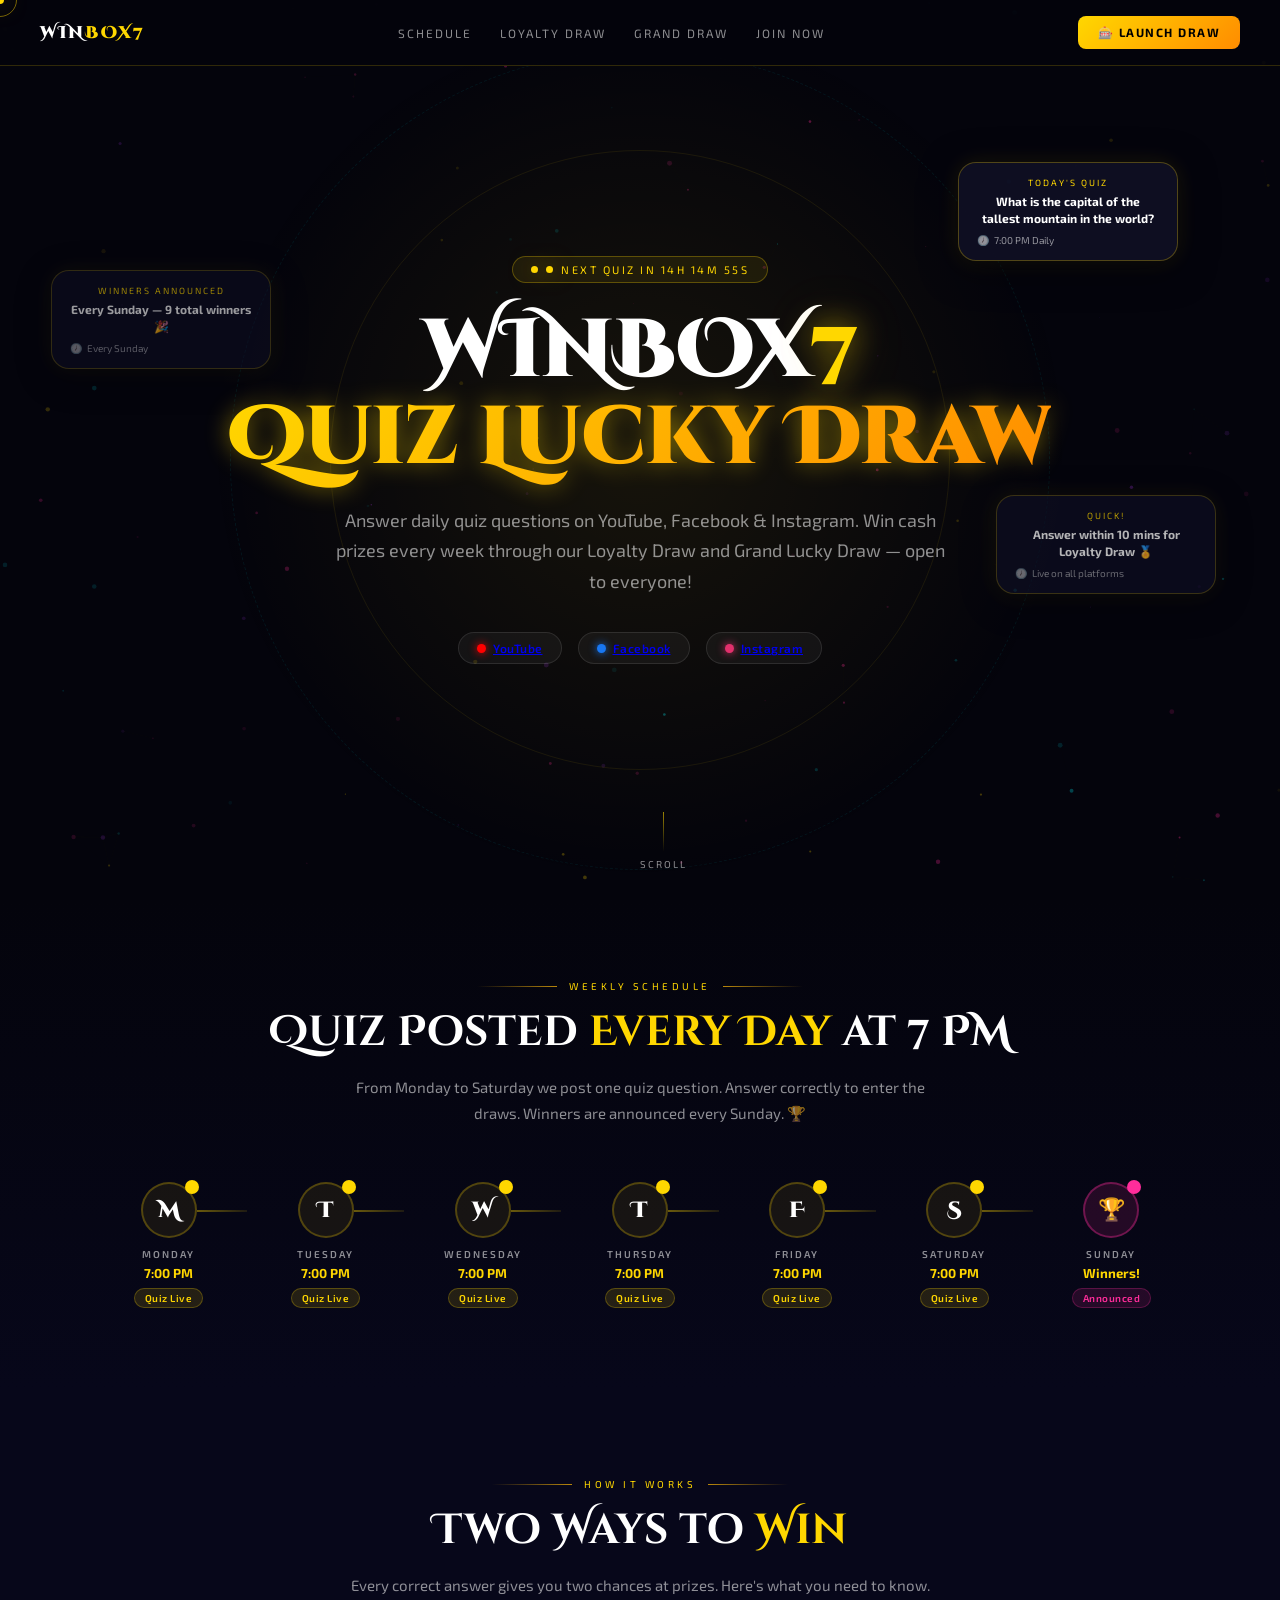
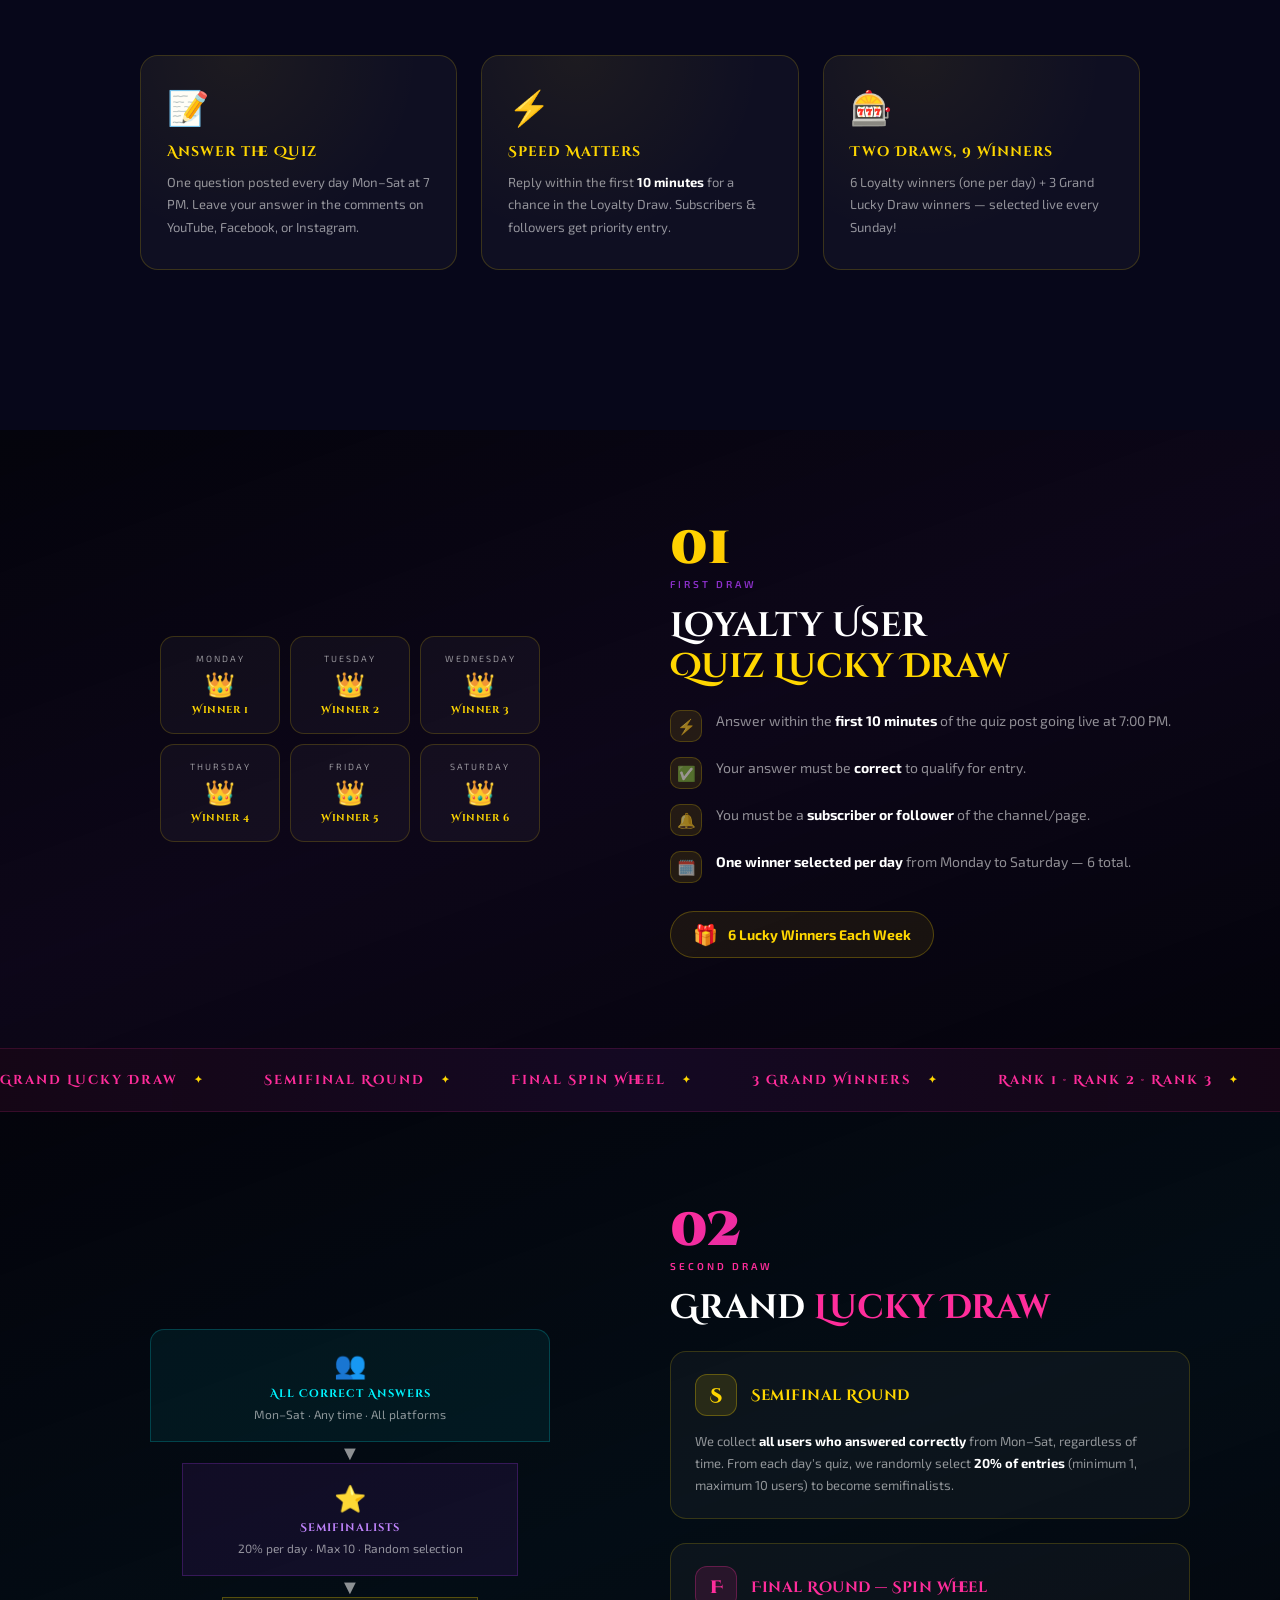
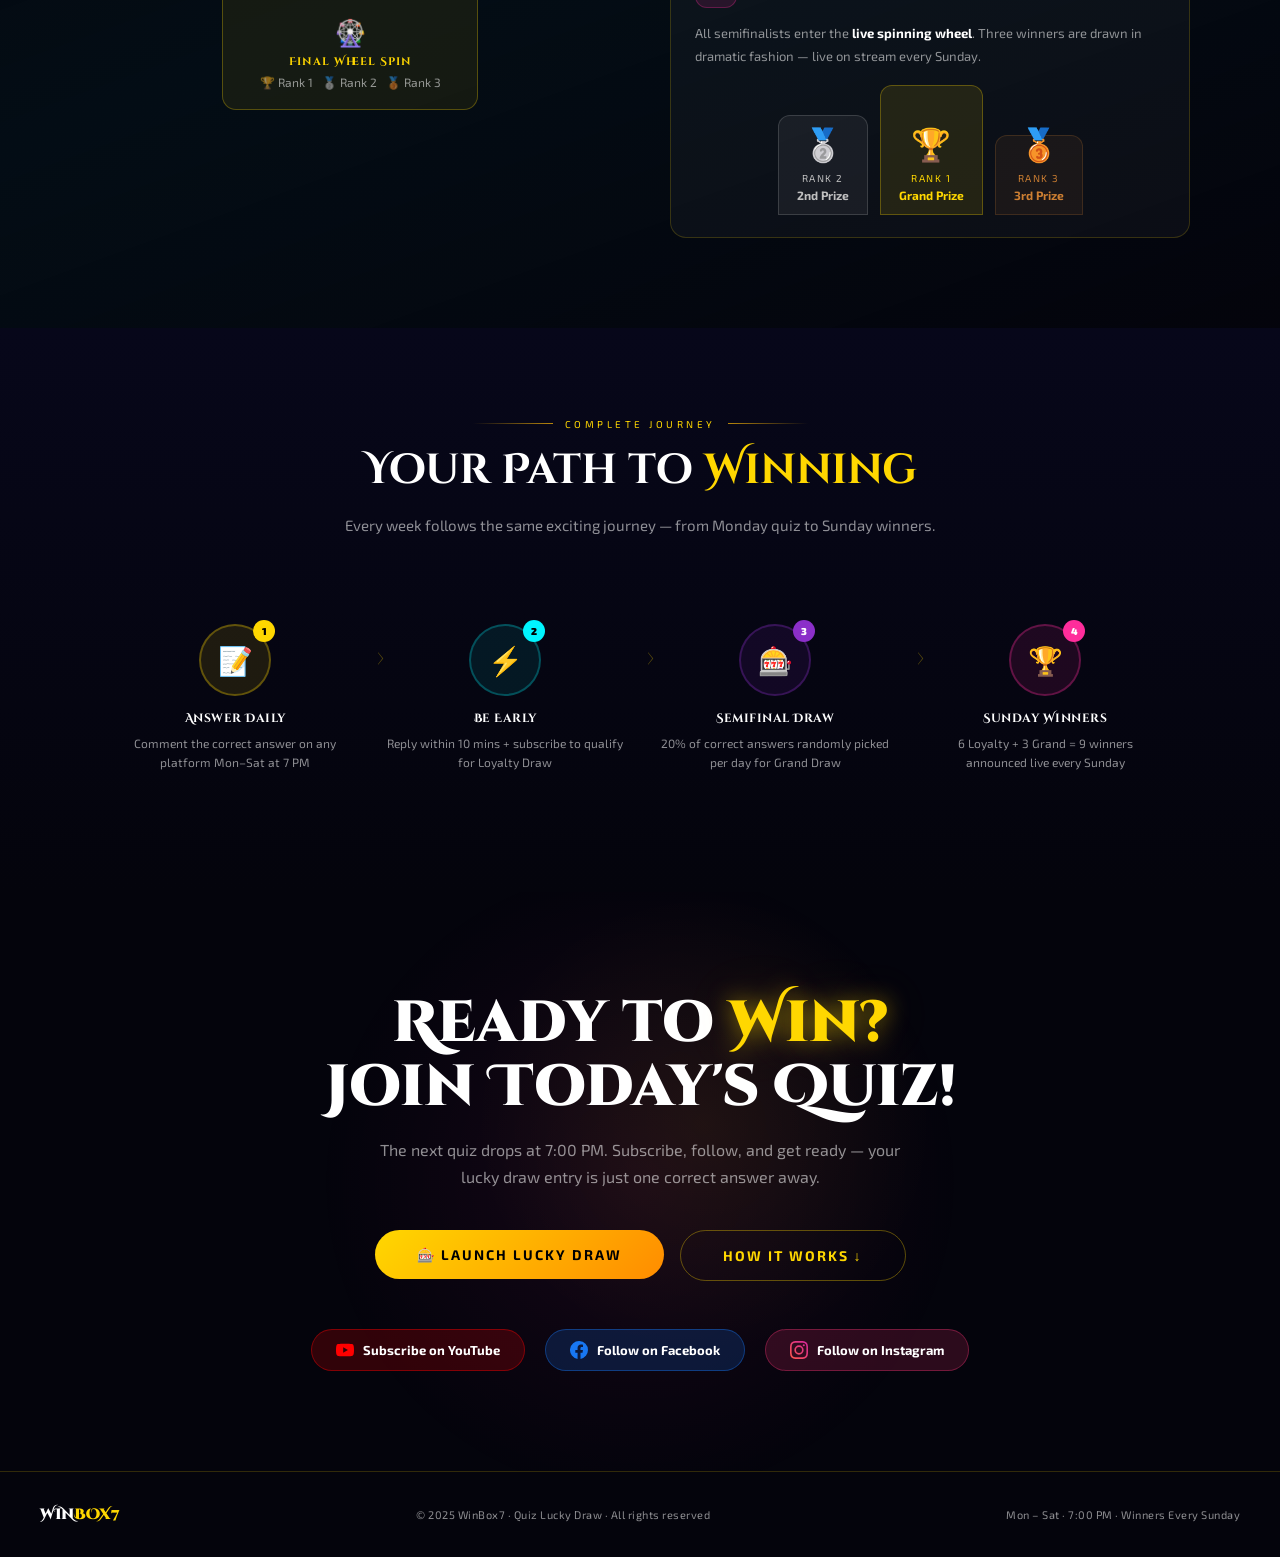
<file: index.html>
<!DOCTYPE html>
<html lang="en">
<head>
<meta charset="UTF-8"/>
<meta name="viewport" content="width=device-width,initial-scale=1.0"/>
<title>WinBox7 – Quiz Lucky Draw</title>
<link href="https://fonts.googleapis.com/css2?family=Cinzel+Decorative:wght@400;700;900&family=Exo+2:ital,wght@0,300;0,400;0,600;0,700;1,400&display=swap" rel="stylesheet"/>
<style>
/* ═══════════════════════════════════════════
   ROOT TOKENS
═══════════════════════════════════════════ */
:root{
  --bg:       #04040C;
  --bg2:      #07071A;
  --gold:     #FFD700;
  --gold2:    #FFA500;
  --gold3:    #B8860B;
  --pink:     #FF2D9B;
  --cyan:     #00F5FF;
  --purple:   #8B2FC9;
  --white:    #FFFFFF;
  --off:      rgba(255,255,255,0.55);
  --card:     rgba(255,255,255,0.035);
  --border:   rgba(255,215,0,0.18);
  --gGold:    linear-gradient(135deg,#FFD700,#FF8C00);
  --gPink:    linear-gradient(135deg,#FF2D9B,#8B2FC9);
  --gCyan:    linear-gradient(135deg,#00F5FF,#0080FF);
  --glowGold: 0 0 22px rgba(255,215,0,.5),0 0 55px rgba(255,215,0,.18);
  --glowPink: 0 0 22px rgba(255,45,155,.5),0 0 55px rgba(255,45,155,.18);
  --glowCyan: 0 0 22px rgba(0,245,255,.5),0 0 55px rgba(0,245,255,.18);
  --ff1:'Cinzel Decorative',serif;
  --ff2:'Exo 2',sans-serif;
}

*,*::before,*::after{box-sizing:border-box;margin:0;padding:0}
html{scroll-behavior:smooth}
body{
  font-family:var(--ff2);
  background:var(--bg);
  color:var(--white);
  overflow-x:hidden;
  cursor:none;
}

/* ── Custom cursor ── */
#cursor,#cursor-ring{
  position:fixed;border-radius:50%;
  pointer-events:none;z-index:9999;
  transform:translate(-50%,-50%);
  transition:opacity .3s;
}
#cursor{
  width:8px;height:8px;
  background:var(--gold);
  box-shadow:var(--glowGold);
}
#cursor-ring{
  width:34px;height:34px;
  border:1.5px solid rgba(255,215,0,.45);
  transition:transform .12s ease,width .2s,height .2s,border-color .2s;
}
body:hover #cursor{opacity:1}

/* ── Particle canvas ── */
#particle-canvas{
  position:fixed;inset:0;
  pointer-events:none;z-index:0;opacity:.7;
}

/* ── Section base ── */
section{position:relative;z-index:1}

/* ── Scroll reveal ── */
.reveal{
  opacity:0;transform:translateY(38px);
  transition:opacity .75s ease,transform .75s ease;
}
.reveal.visible{opacity:1;transform:none}

/* ══════════════════════════════════════════
   NAVBAR
══════════════════════════════════════════ */
nav{
  position:fixed;top:0;left:0;right:0;z-index:500;
  display:flex;align-items:center;justify-content:space-between;
  padding:0 40px;height:66px;
  background:rgba(4,4,12,.88);
  border-bottom:1px solid var(--border);
  backdrop-filter:blur(18px);
}
.nav-logo{
  font-family:var(--ff1);font-size:17px;
  font-weight:900;letter-spacing:2px;
  color:var(--white);
}
.nav-logo span{color:var(--gold)}
.nav-links{display:flex;gap:28px}
.nav-links a{
  font-size:12px;letter-spacing:2px;text-transform:uppercase;
  color:var(--off);text-decoration:none;
  transition:color .2s;
}
.nav-links a:hover{color:var(--gold)}
.nav-cta{
  background:var(--gGold);border:none;border-radius:8px;
  padding:9px 20px;font-family:var(--ff2);font-weight:700;
  font-size:12px;letter-spacing:1.5px;color:#000;
  cursor:none;transition:transform .2s,box-shadow .2s;
  text-transform:uppercase;
}
.nav-cta:hover{transform:scale(1.06);box-shadow:var(--glowGold)}
@media(max-width:680px){
  .nav-links{display:none}
  nav{padding:0 20px}
}

/* ══════════════════════════════════════════
   HERO
══════════════════════════════════════════ */
#hero{
  min-height:100vh;
  display:flex;flex-direction:column;
  align-items:center;justify-content:center;
  text-align:center;
  padding:80px 20px 60px;
  position:relative;overflow:hidden;
}

/* Radial ambient glow */
#hero::before{
  content:'';position:absolute;
  width:900px;height:900px;
  background:radial-gradient(circle,rgba(255,215,0,.08) 0%,transparent 68%);
  top:50%;left:50%;transform:translate(-50%,-50%);
  pointer-events:none;
  animation:heroGlow 6s ease-in-out infinite;
}
@keyframes heroGlow{
  0%,100%{opacity:.6;transform:translate(-50%,-50%) scale(1)}
  50%{opacity:1;transform:translate(-50%,-50%) scale(1.12)}
}

/* Rotating ring */
.hero-ring{
  position:absolute;
  border-radius:50%;pointer-events:none;
}
.hero-ring-1{
  width:620px;height:620px;
  border:1px solid rgba(255,215,0,.08);
  animation:spin 22s linear infinite;
}
.hero-ring-2{
  width:820px;height:820px;
  border:1px dashed rgba(0,245,255,.07);
  animation:spin 35s linear infinite reverse;
}
@keyframes spin{to{transform:rotate(360deg)}}

.hero-badge{
  display:inline-flex;align-items:center;gap:8px;
  background:rgba(255,215,0,.08);
  border:1px solid rgba(255,215,0,.28);
  border-radius:50px;padding:6px 18px;
  font-size:11px;letter-spacing:2.5px;
  text-transform:uppercase;color:var(--gold);
  margin-bottom:26px;
  animation:fadeUp .9s ease .2s both;
}
.hero-badge::before{
  content:'';width:7px;height:7px;
  background:var(--gold);border-radius:50%;
  box-shadow:var(--glowGold);
  animation:blink 1.4s ease-in-out infinite;
}
@keyframes blink{0%,100%{opacity:1}50%{opacity:.3}}

.hero-title{
  font-family:var(--ff1);
  font-size:clamp(32px,7vw,82px);
  font-weight:900;line-height:1.06;
  letter-spacing:-1px;
  animation:fadeUp .9s ease .35s both;
}
.hero-title .t-white{color:var(--white)}
.hero-title .t-gold{
  color:var(--gold);
  text-shadow:0 0 30px rgba(255,215,0,.55),0 0 60px rgba(255,215,0,.22);
}
.hero-title .t-shine{
  background:var(--gGold);
  -webkit-background-clip:text;-webkit-text-fill-color:transparent;
  background-clip:text;
  filter:drop-shadow(0 0 12px rgba(255,215,0,.45));
}

.hero-sub{
  font-size:clamp(14px,2vw,18px);
  color:var(--off);max-width:620px;line-height:1.7;
  margin:22px auto 0;
  animation:fadeUp .9s ease .5s both;
}

.hero-platforms{
  display:flex;align-items:center;gap:16px;
  margin-top:36px;flex-wrap:wrap;justify-content:center;
  animation:fadeUp .9s ease .65s both;
}
.plat-chip{
  display:flex;align-items:center;gap:7px;
  background:rgba(255,255,255,.045);
  border:1px solid rgba(255,255,255,.1);
  border-radius:50px;padding:8px 18px;
  font-size:12px;font-weight:600;letter-spacing:.5px;
  transition:transform .2s,box-shadow .2s;
}
.plat-chip:hover{transform:translateY(-3px)}
.plat-chip .dot{width:9px;height:9px;border-radius:50%}
.yt  .dot{background:#FF0000;box-shadow:0 0 8px #FF0000}
.fb  .dot{background:#1877F2;box-shadow:0 0 8px #1877F2}
.ig  .dot{background:#E1306C;box-shadow:0 0 8px #E1306C}

.hero-scroll{
  position:absolute;bottom:30px;left:50%;transform:translateX(-50%);
  display:flex;flex-direction:column;align-items:center;gap:6px;
  font-size:10px;letter-spacing:2px;color:var(--off);
  animation:fadeUp .9s ease .9s both;
}
.scroll-bar{
  width:1.5px;height:40px;
  background:linear-gradient(to bottom,rgba(255,215,0,.6),transparent);
  animation:scrollPulse 1.8s ease-in-out infinite;
}
@keyframes scrollPulse{0%,100%{opacity:.4;transform:scaleY(.6)}50%{opacity:1;transform:scaleY(1)}}
@keyframes fadeUp{from{opacity:0;transform:translateY(24px)}to{opacity:1;transform:none}}

/* ══════════════════════════════════════════
   SCHEDULE STRIP
══════════════════════════════════════════ */
#schedule{
  padding:80px 20px;
  background:linear-gradient(to bottom,var(--bg),var(--bg2));
}
.sec-eyebrow{
  text-align:center;
  font-size:10px;letter-spacing:3.5px;text-transform:uppercase;
  color:var(--gold);margin-bottom:12px;
  display:flex;align-items:center;justify-content:center;gap:12px;
}
.sec-eyebrow::before,.sec-eyebrow::after{
  content:'';flex:1;max-width:80px;height:1px;
  background:linear-gradient(to right,transparent,var(--gold3));
}
.sec-eyebrow::after{background:linear-gradient(to left,transparent,var(--gold3))}

.sec-title{
  font-family:var(--ff1);text-align:center;
  font-size:clamp(22px,4vw,42px);font-weight:700;
  margin-bottom:14px;
}
.sec-desc{
  text-align:center;color:var(--off);
  max-width:600px;margin:0 auto 56px;
  font-size:15px;line-height:1.7;
}

/* Timeline row */
.week-track{
  display:flex;align-items:flex-start;
  justify-content:center;gap:0;
  max-width:1100px;margin:0 auto;
  flex-wrap:wrap;
}

.day-node{
  display:flex;flex-direction:column;align-items:center;
  flex:1;min-width:120px;max-width:160px;
  position:relative;
}
/* Connector line between nodes */
.day-node:not(:last-child)::after{
  content:'';
  position:absolute;top:28px;left:calc(50% + 28px);right:0;
  height:2px;
  background:linear-gradient(to right,rgba(255,215,0,.4),rgba(255,215,0,.1));
  z-index:0;
}

.day-icon{
  width:56px;height:56px;border-radius:50%;
  display:flex;align-items:center;justify-content:center;
  font-size:22px;font-weight:900;
  font-family:var(--ff1);
  position:relative;z-index:1;
  border:2px solid rgba(255,215,0,.25);
  background:rgba(255,215,0,.07);
  transition:transform .3s,box-shadow .3s;
  cursor:default;
}
.day-node:hover .day-icon{
  transform:scale(1.18) translateY(-5px);
  box-shadow:var(--glowGold);
  border-color:var(--gold);
}
.day-node.is-sunday .day-icon{
  background:rgba(255,45,155,.12);
  border-color:rgba(255,45,155,.35);
}
.day-node.is-sunday:hover .day-icon{
  box-shadow:var(--glowPink);
  border-color:var(--pink);
}

.day-label{
  font-size:10px;letter-spacing:2px;
  text-transform:uppercase;color:var(--off);
  margin-top:10px;font-weight:600;
}
.day-time{
  font-size:13px;font-weight:700;
  color:var(--gold);margin-top:5px;
}
.day-tag{
  margin-top:7px;font-size:10px;
  padding:3px 10px;border-radius:50px;
  letter-spacing:.5px;font-weight:600;
}
.tag-quiz{background:rgba(255,215,0,.12);color:var(--gold);border:1px solid rgba(255,215,0,.25)}
.tag-win{background:rgba(255,45,155,.12);color:var(--pink);border:1px solid rgba(255,45,155,.25)}

/* Animated pulse dot on quiz days */
.day-pulse{
  position:absolute;top:-4px;right:-4px;
  width:14px;height:14px;border-radius:50%;
  background:var(--gold);
  animation:pulseDot 1.8s ease-in-out infinite;
}
@keyframes pulseDot{
  0%,100%{box-shadow:0 0 0 0 rgba(255,215,0,.6)}
  50%{box-shadow:0 0 0 8px rgba(255,215,0,0)}
}
.is-sunday .day-pulse{background:var(--pink);animation:pulseDotPink 1.8s ease-in-out infinite}
@keyframes pulseDotPink{
  0%,100%{box-shadow:0 0 0 0 rgba(255,45,155,.6)}
  50%{box-shadow:0 0 0 8px rgba(255,45,155,0)}
}

/* ══════════════════════════════════════════
   HOW IT WORKS — intro band
══════════════════════════════════════════ */
#how{padding:90px 20px;background:var(--bg2)}
.how-intro-grid{
  display:grid;grid-template-columns:1fr 1fr 1fr;
  gap:24px;max-width:1000px;margin:0 auto 70px;
}
@media(max-width:680px){.how-intro-grid{grid-template-columns:1fr}}

.info-card{
  background:var(--card);
  border:1px solid var(--border);
  border-radius:18px;padding:30px 26px;
  position:relative;overflow:hidden;
  transition:transform .3s,box-shadow .3s;
}
.info-card:hover{transform:translateY(-6px);box-shadow:0 20px 50px rgba(0,0,0,.4)}
.info-card::before{
  content:'';position:absolute;
  inset:0;border-radius:18px;
  background:radial-gradient(circle at 30% 0%,rgba(255,215,0,.06),transparent 60%);
  pointer-events:none;
}
.ic-icon{font-size:34px;margin-bottom:14px;display:block}
.ic-title{
  font-family:var(--ff1);font-size:14px;font-weight:700;
  color:var(--gold);letter-spacing:1px;margin-bottom:10px;
}
.ic-body{font-size:13px;color:var(--off);line-height:1.75}

/* ══════════════════════════════════════════
   DRAW 1 — LOYALTY
══════════════════════════════════════════ */
#loyalty{
  padding:90px 20px;
  background:linear-gradient(160deg,var(--bg) 0%,rgba(139,47,201,.07) 50%,var(--bg) 100%);
}

.draw-layout{
  display:grid;grid-template-columns:1fr 1fr;
  gap:60px;align-items:center;max-width:1100px;margin:0 auto;
}
@media(max-width:800px){.draw-layout{grid-template-columns:1fr;gap:40px}}
.draw-layout.flip{direction:rtl}
.draw-layout.flip > *{direction:ltr}

.draw-visual{display:flex;justify-content:center;align-items:center}

/* Loyalty visual — 6 winner cards stack */
.loyalty-stack{
  display:grid;
  grid-template-columns:repeat(3,1fr);
  gap:10px;width:100%;max-width:380px;
}
.lw-card{
  background:var(--card);
  border:1px solid var(--border);
  border-radius:14px;padding:16px 12px;
  text-align:center;
  transition:transform .3s,box-shadow .3s;
  animation:floatCard 4s ease-in-out infinite;
}
.lw-card:nth-child(2){animation-delay:.5s}
.lw-card:nth-child(3){animation-delay:1s}
.lw-card:nth-child(4){animation-delay:1.5s}
.lw-card:nth-child(5){animation-delay:2s}
.lw-card:nth-child(6){animation-delay:2.5s}
@keyframes floatCard{0%,100%{transform:translateY(0)}50%{transform:translateY(-7px)}}
.lw-card:hover{transform:translateY(-10px) scale(1.06);box-shadow:var(--glowGold)}

.lw-day{font-size:9px;letter-spacing:2px;text-transform:uppercase;color:var(--off);margin-bottom:5px}
.lw-crown{font-size:24px}
.lw-name{
  font-size:9.5px;font-weight:700;
  color:var(--gold);margin-top:5px;
  font-family:var(--ff1);letter-spacing:.5px;
}

.draw-copy{}
.draw-num{
  font-family:var(--ff1);font-size:54px;font-weight:900;
  line-height:1;
  background:var(--gGold);
  -webkit-background-clip:text;-webkit-text-fill-color:transparent;
  background-clip:text;
  margin-bottom:4px;
}
.draw-subtitle{
  font-size:10px;letter-spacing:3px;text-transform:uppercase;
  color:var(--purple);margin-bottom:16px;font-weight:600;
}
.draw-heading{
  font-family:var(--ff1);font-size:clamp(20px,3.5vw,34px);
  font-weight:700;line-height:1.2;margin-bottom:22px;
}

.rule-list{list-style:none;margin-bottom:28px;display:flex;flex-direction:column;gap:14px}
.rule-list li{
  display:flex;gap:14px;align-items:flex-start;
  font-size:14px;color:var(--off);line-height:1.65;
}
.rule-icon{
  width:32px;height:32px;border-radius:10px;flex-shrink:0;
  display:flex;align-items:center;justify-content:center;font-size:15px;
  background:rgba(255,215,0,.1);border:1px solid rgba(255,215,0,.2);
  margin-top:1px;
}
.rule-list li strong{color:var(--white)}

.prize-banner{
  display:inline-flex;align-items:center;gap:10px;
  background:rgba(255,215,0,.07);
  border:1px solid rgba(255,215,0,.25);
  border-radius:50px;padding:10px 22px;
  font-size:14px;font-weight:700;color:var(--gold);
}
.prize-banner span{font-size:20px}

/* ══════════════════════════════════════════
   DIVIDER — animated banner
══════════════════════════════════════════ */
.divider-band{
  overflow:hidden;padding:22px 0;
  background:linear-gradient(90deg,rgba(255,45,155,.07),rgba(139,47,201,.12),rgba(255,45,155,.07));
  border-top:1px solid rgba(255,45,155,.15);
  border-bottom:1px solid rgba(255,45,155,.15);
  position:relative;z-index:1;
}
.ticker-inner{
  display:flex;gap:60px;width:max-content;
  animation:ticker 18s linear infinite;
  white-space:nowrap;
}
@keyframes ticker{from{transform:translateX(0)}to{transform:translateX(-50%)}}
.ticker-item{
  font-family:var(--ff1);font-size:13px;font-weight:700;
  letter-spacing:2px;color:var(--pink);display:flex;align-items:center;gap:16px;
}
.ticker-item::after{content:'✦';color:var(--gold);font-size:10px}

/* ══════════════════════════════════════════
   DRAW 2 — GRAND LUCKY DRAW
══════════════════════════════════════════ */
#grand{
  padding:90px 20px;
  background:linear-gradient(160deg,var(--bg) 0%,rgba(0,245,255,.04) 50%,var(--bg) 100%);
}

/* Grand visual — funnel */
.grand-visual{display:flex;flex-direction:column;align-items:center;gap:0;width:100%;max-width:400px;margin:0 auto}

.funnel-block{
  width:100%;border-radius:14px;
  padding:18px 22px;text-align:center;
  position:relative;
  transition:transform .3s;
}
.funnel-block:hover{transform:scale(1.03)}

.fb-all{
  background:rgba(0,245,255,.06);
  border:1px solid rgba(0,245,255,.2);
  margin-bottom:0;border-bottom-left-radius:0;border-bottom-right-radius:0;
}
.fb-semi{
  background:rgba(139,47,201,.1);
  border:1px solid rgba(139,47,201,.3);
  border-radius:0;
  width:84%;align-self:center;
}
.fb-final{
  background:rgba(255,215,0,.07);
  border:1px solid rgba(255,215,0,.28);
  border-top-left-radius:0;border-top-right-radius:0;
  width:64%;align-self:center;
}
.funnel-arrow{
  align-self:center;
  font-size:20px;color:var(--off);
  animation:arrowBounce 1.4s ease-in-out infinite;
  z-index:2;position:relative;
  margin:-2px 0;
}
@keyframes arrowBounce{0%,100%{transform:translateY(0)}50%{transform:translateY(5px)}}

.fb-icon{font-size:26px;margin-bottom:6px}
.fb-label{
  font-family:var(--ff1);font-size:11px;font-weight:700;
  letter-spacing:1px;margin-bottom:4px;
}
.fb-all    .fb-label{color:var(--cyan)}
.fb-semi   .fb-label{color:var(--purple-lt, #C084FC)}
.fb-final  .fb-label{color:var(--gold)}
.fb-desc{font-size:12px;color:var(--off);line-height:1.5}

/* Round steps */
.round-steps{display:flex;flex-direction:column;gap:24px;margin-top:10px}
.round-step{
  background:var(--card);
  border:1px solid var(--border);
  border-radius:16px;padding:22px 24px;
  position:relative;overflow:hidden;
  transition:transform .3s,box-shadow .3s;
}
.round-step:hover{transform:translateX(8px);box-shadow:0 8px 30px rgba(0,0,0,.35)}
.rs-header{display:flex;align-items:center;gap:14px;margin-bottom:14px}
.rs-num{
  width:42px;height:42px;border-radius:12px;
  display:flex;align-items:center;justify-content:center;
  font-family:var(--ff1);font-size:18px;font-weight:900;
  flex-shrink:0;
}
.rs-num.gold{background:rgba(255,215,0,.12);color:var(--gold);border:1px solid rgba(255,215,0,.28)}
.rs-num.pink{background:rgba(255,45,155,.12);color:var(--pink);border:1px solid rgba(255,45,155,.28)}
.rs-title{font-family:var(--ff1);font-size:15px;font-weight:700;letter-spacing:.5px}
.rs-body{font-size:13px;color:var(--off);line-height:1.7}
.rs-body strong{color:var(--white)}

/* Winners podium */
.podium-row{
  display:flex;align-items:flex-end;justify-content:center;
  gap:12px;margin-top:18px;
}
.pod{
  display:flex;flex-direction:column;align-items:center;
  border-radius:12px 12px 0 0;padding:16px 18px 12px;
  transition:transform .3s;
  cursor:default;
}
.pod:hover{transform:translateY(-8px)}
.pod-icon{font-size:32px;margin-bottom:8px;display:block}
.pod-rank{font-size:10px;letter-spacing:1.5px;text-transform:uppercase;margin-bottom:4px}
.pod-prize{font-size:12px;font-weight:700}

.pod-1{
  background:rgba(255,215,0,.1);border:1px solid rgba(255,215,0,.28);
  height:130px;justify-content:flex-end;
}
.pod-1 .pod-rank,.pod-1 .pod-prize{color:var(--gold)}

.pod-2{
  background:rgba(192,192,192,.08);border:1px solid rgba(192,192,192,.2);
  height:100px;justify-content:flex-end;
}
.pod-2 .pod-rank,.pod-2 .pod-prize{color:#C0C0C0}

.pod-3{
  background:rgba(205,127,50,.08);border:1px solid rgba(205,127,50,.2);
  height:80px;justify-content:flex-end;
}
.pod-3 .pod-rank,.pod-3 .pod-prize{color:#CD7F32}

/* ══════════════════════════════════════════
   SUMMARY FLOW (visual overview)
══════════════════════════════════════════ */
#summary{
  padding:90px 20px;
  background:linear-gradient(to bottom,var(--bg2),var(--bg));
}

.flow-grid{
  display:grid;
  grid-template-columns:repeat(4,1fr);
  gap:0;max-width:1080px;margin:0 auto;
  position:relative;
}
@media(max-width:750px){
  .flow-grid{grid-template-columns:1fr 1fr;gap:12px}
  .flow-connector{display:none}
}

.flow-step{
  display:flex;flex-direction:column;align-items:center;
  text-align:center;padding:30px 16px;position:relative;
}
/* Connector between steps */
.flow-step:not(:last-child)::after{
  content:'›';
  position:absolute;right:-14px;top:42px;
  font-size:30px;color:rgba(255,215,0,.35);
  font-weight:100;z-index:2;
}
@media(max-width:750px){.flow-step::after{display:none}}

.fs-bubble{
  width:72px;height:72px;border-radius:50%;
  display:flex;align-items:center;justify-content:center;
  font-size:28px;margin-bottom:14px;position:relative;
  transition:transform .3s;
}
.flow-step:hover .fs-bubble{transform:scale(1.15) rotate(-5deg)}

.fs-b1{background:rgba(255,215,0,.1);border:2px solid rgba(255,215,0,.3)}
.fs-b2{background:rgba(0,245,255,.08);border:2px solid rgba(0,245,255,.25)}
.fs-b3{background:rgba(139,47,201,.1);border:2px solid rgba(139,47,201,.3)}
.fs-b4{background:rgba(255,45,155,.1);border:2px solid rgba(255,45,155,.3)}

.fs-title{
  font-family:var(--ff1);font-size:12px;font-weight:700;
  letter-spacing:.5px;margin-bottom:8px;color:var(--white);
}
.fs-desc{font-size:12px;color:var(--off);line-height:1.6}

/* Glow orb on the number badge */
.fs-badge{
  position:absolute;top:-6px;right:-6px;
  width:22px;height:22px;border-radius:50%;
  display:flex;align-items:center;justify-content:center;
  font-size:10px;font-weight:900;font-family:var(--ff2);
}
.fs-b1 + .fs-badge,.fs-badge.g{background:var(--gold);color:#000}
.fs-badge.c{background:var(--cyan);color:#000}
.fs-badge.p{background:var(--purple);color:#fff}
.fs-badge.pk{background:var(--pink);color:#fff}

/* ══════════════════════════════════════════
   CTA SECTION
══════════════════════════════════════════ */
#cta{
  padding:100px 20px;
  text-align:center;
  position:relative;overflow:hidden;
}
#cta::before{
  content:'';position:absolute;
  width:700px;height:700px;
  background:radial-gradient(circle,rgba(255,45,155,.08) 0%,transparent 65%);
  top:50%;left:50%;transform:translate(-50%,-50%);
}
#cta::after{
  content:'';position:absolute;
  width:500px;height:500px;
  background:radial-gradient(circle,rgba(255,215,0,.06) 0%,transparent 65%);
  top:40%;left:55%;transform:translate(-50%,-50%);
}
.cta-inner{position:relative;z-index:1}

.cta-title{
  font-family:var(--ff1);
  font-size:clamp(24px,5vw,58px);
  font-weight:900;line-height:1.1;
  margin-bottom:16px;
}
.cta-title .t-gold{color:var(--gold);text-shadow:var(--glowGold)}
.cta-sub{
  color:var(--off);font-size:16px;
  max-width:520px;margin:0 auto 40px;line-height:1.7;
}

.cta-buttons{display:flex;justify-content:center;gap:16px;flex-wrap:wrap}
.btn-primary{
  background:var(--gGold);border:none;border-radius:50px;
  padding:16px 42px;font-family:var(--ff2);font-weight:700;
  font-size:14px;letter-spacing:2px;text-transform:uppercase;color:#000;
  cursor:none;transition:transform .2s,box-shadow .2s;
}
.btn-primary:hover{transform:translateY(-3px) scale(1.05);box-shadow:var(--glowGold)}
.btn-secondary{
  background:transparent;
  border:1.5px solid rgba(255,215,0,.35);
  border-radius:50px;padding:16px 42px;
  font-family:var(--ff2);font-weight:700;font-size:14px;
  letter-spacing:2px;text-transform:uppercase;color:var(--gold);
  cursor:none;transition:transform .2s,box-shadow .2s,background .2s;
}
.btn-secondary:hover{
  background:rgba(255,215,0,.08);
  transform:translateY(-3px);
  box-shadow:var(--glowGold);
}

/* Platform follow strip below CTA */
.follow-strip{
  display:flex;justify-content:center;gap:20px;
  margin-top:48px;flex-wrap:wrap;
}
.follow-btn{
  display:flex;align-items:center;gap:9px;
  border-radius:50px;padding:11px 24px;
  font-size:13px;font-weight:700;
  cursor:none;transition:transform .2s,box-shadow .2s;
  text-decoration:none;color:#fff;
}
.follow-btn:hover{transform:translateY(-4px)}
.fb-yt{background:rgba(255,0,0,.18);border:1px solid rgba(255,0,0,.4)}
.fb-yt:hover{box-shadow:0 0 22px rgba(255,0,0,.45)}
.fb-fb{background:rgba(24,119,242,.18);border:1px solid rgba(24,119,242,.4)}
.fb-fb:hover{box-shadow:0 0 22px rgba(24,119,242,.45)}
.fb-ig{background:rgba(225,48,108,.18);border:1px solid rgba(225,48,108,.4)}
.fb-ig:hover{box-shadow:0 0 22px rgba(225,48,108,.45)}

/* ══════════════════════════════════════════
   FOOTER
══════════════════════════════════════════ */
footer{
  padding:32px 40px;
  border-top:1px solid var(--border);
  display:flex;align-items:center;justify-content:space-between;
  flex-wrap:wrap;gap:14px;
  background:var(--bg);
  position:relative;z-index:1;
}
.foot-brand{font-family:var(--ff1);font-size:15px;font-weight:900}
.foot-brand span{color:var(--gold)}
.foot-note{font-size:11px;color:var(--off);letter-spacing:.5px}

/* ══════════════════════════════════════════
   FLOATING QUIZ BUBBLE (hero decoration)
══════════════════════════════════════════ */
.quiz-bubble{
  position:absolute;
  background:rgba(16,16,36,.92);
  border:1px solid rgba(255,215,0,.28);
  border-radius:18px;padding:14px 18px;
  box-shadow:0 8px 36px rgba(0,0,0,.5),0 0 22px rgba(255,215,0,.1);
  animation:bubbleFloat 5s ease-in-out infinite;
  pointer-events:none;max-width:220px;
}
.qb-label{font-size:9px;letter-spacing:2px;text-transform:uppercase;color:var(--gold);margin-bottom:5px}
.qb-q{font-size:12px;font-weight:700;line-height:1.45;color:var(--white)}
.qb-time{font-size:10px;color:var(--off);margin-top:6px;display:flex;align-items:center;gap:5px}
.qb-time::before{content:'🕖'}

.quiz-bubble.b1{top:18%;right:8%;animation-delay:0s}
.quiz-bubble.b2{top:55%;right:5%;animation-delay:2.2s;opacity:.7}
.quiz-bubble.b3{top:30%;left:4%;animation-delay:1.1s;opacity:.6}
@keyframes bubbleFloat{
  0%,100%{transform:translateY(0) rotate(-1deg)}
  50%{transform:translateY(-14px) rotate(1deg)}
}
@media(max-width:900px){.quiz-bubble{display:none}}

/* ══════════════════════════════════════════
   RESPONSIVE TWEAKS
══════════════════════════════════════════ */
@media(max-width:800px){
  .draw-layout,.draw-layout.flip{direction:ltr}
  .week-track{gap:8px}
  .day-node{min-width:90px}
  .day-node::after{display:none}
}
</style>
</head>
<body>

<!-- Custom cursor -->
<div id="cursor"></div>
<div id="cursor-ring"></div>

<!-- Particle field -->
<canvas id="particle-canvas"></canvas>

<!-- ═══════════════════════ NAVBAR ═══════════════════════ -->
<nav>
  <div class="nav-logo">WIN<span>BOX7</span></div>
  <div class="nav-links">
    <a href="#schedule">Schedule</a>
    <a href="#loyalty">Loyalty Draw</a>
    <a href="#grand">Grand Draw</a>
    <a href="#cta">Join Now</a>
  </div>
  <a href="landing.html"><button class="nav-cta">🎰 Launch Draw</button></a>
</nav>

<!-- ═══════════════════════ HERO ═══════════════════════ -->
<section id="hero">
  <div class="hero-ring hero-ring-1"></div>
  <div class="hero-ring hero-ring-2"></div>

  <!-- Floating quiz bubbles -->
  <div class="quiz-bubble b1">
    <div class="qb-label">Today's Quiz</div>
    <div class="qb-q">What is the capital of the tallest mountain in the world?</div>
    <div class="qb-time">7:00 PM Daily</div>
  </div>
  <div class="quiz-bubble b2">
    <div class="qb-label">Quick!</div>
    <div class="qb-q">Answer within 10 mins for Loyalty Draw 🏅</div>
    <div class="qb-time">Live on all platforms</div>
  </div>
  <div class="quiz-bubble b3">
    <div class="qb-label">Winners Announced</div>
    <div class="qb-q">Every Sunday — 9 total winners 🎉</div>
    <div class="qb-time">Every Sunday</div>
  </div>

  <div class="hero-badge">Live Quiz Every Day at 7 PM</div>

  <h1 class="hero-title">
    <span class="t-white">WINBOX</span><span class="t-gold">7</span><br/>
    <span class="t-shine">Quiz Lucky Draw</span>
  </h1>

  <p class="hero-sub">
    Answer daily quiz questions on YouTube, Facebook &amp; Instagram.
    Win cash prizes every week through our Loyalty Draw and Grand Lucky Draw — open to everyone!
  </p>

  <div class="hero-platforms">
    <a href="https://www.youtube.com/channel/UC0n4vQJNp3UZ5omjGtwM-aw" target="_blank"><div class="plat-chip yt"><span class="dot"></span>YouTube</div></a>
    <a href="https://www.facebook.com/WinBoxSeven/" target="_blank"><div class="plat-chip fb"><span class="dot"></span>Facebook</div></a>
    <a href="https://www.instagram.com/winbox7official/" target="_blank"><div class="plat-chip ig"><span class="dot"></span>Instagram</div></a>
  </div>

  <div class="hero-scroll">
    <div class="scroll-bar"></div>
    SCROLL
  </div>
</section>

<!-- ═══════════════════════ SCHEDULE ═══════════════════════ -->
<section id="schedule">
  <div class="sec-eyebrow reveal">Weekly Schedule</div>
  <h2 class="sec-title reveal">Quiz Posted <span style="color:var(--gold)">Every Day</span> at 7 PM</h2>
  <p class="sec-desc reveal">
    From Monday to Saturday we post one quiz question. Answer correctly to enter the draws.
    Winners are announced every Sunday. 🏆
  </p>

  <div class="week-track reveal">

    <!-- Mon–Sat -->
    <div class="day-node">
      <div class="day-icon">M<div class="day-pulse"></div></div>
      <div class="day-label">Monday</div>
      <div class="day-time">7:00 PM</div>
      <div class="day-tag tag-quiz">Quiz Live</div>
    </div>
    <div class="day-node">
      <div class="day-icon">T<div class="day-pulse"></div></div>
      <div class="day-label">Tuesday</div>
      <div class="day-time">7:00 PM</div>
      <div class="day-tag tag-quiz">Quiz Live</div>
    </div>
    <div class="day-node">
      <div class="day-icon">W<div class="day-pulse"></div></div>
      <div class="day-label">Wednesday</div>
      <div class="day-time">7:00 PM</div>
      <div class="day-tag tag-quiz">Quiz Live</div>
    </div>
    <div class="day-node">
      <div class="day-icon">T<div class="day-pulse"></div></div>
      <div class="day-label">Thursday</div>
      <div class="day-time">7:00 PM</div>
      <div class="day-tag tag-quiz">Quiz Live</div>
    </div>
    <div class="day-node">
      <div class="day-icon">F<div class="day-pulse"></div></div>
      <div class="day-label">Friday</div>
      <div class="day-time">7:00 PM</div>
      <div class="day-tag tag-quiz">Quiz Live</div>
    </div>
    <div class="day-node">
      <div class="day-icon">S<div class="day-pulse"></div></div>
      <div class="day-label">Saturday</div>
      <div class="day-time">7:00 PM</div>
      <div class="day-tag tag-quiz">Quiz Live</div>
    </div>
    <!-- Sunday -->
    <div class="day-node is-sunday">
      <div class="day-icon">🏆<div class="day-pulse"></div></div>
      <div class="day-label">Sunday</div>
      <div class="day-time">Winners!</div>
      <div class="day-tag tag-win">Announced</div>
    </div>

  </div>
</section>

<!-- ═══════════════════════ HOW IT WORKS ═══════════════════════ -->
<section id="how">
  <div class="sec-eyebrow reveal">How It Works</div>
  <h2 class="sec-title reveal">Two Ways to <span style="color:var(--gold)">Win</span></h2>
  <p class="sec-desc reveal">Every correct answer gives you two chances at prizes. Here's what you need to know.</p>

  <div class="how-intro-grid">
    <div class="info-card reveal" style="transition-delay:.0s">
      <span class="ic-icon">📝</span>
      <div class="ic-title">Answer the Quiz</div>
      <div class="ic-body">One question posted every day Mon–Sat at 7 PM. Leave your answer in the comments on YouTube, Facebook, or Instagram.</div>
    </div>
    <div class="info-card reveal" style="transition-delay:.12s">
      <span class="ic-icon">⚡</span>
      <div class="ic-title">Speed Matters</div>
      <div class="ic-body">Reply within the first <strong style="color:var(--white)">10 minutes</strong> for a chance in the Loyalty Draw. Subscribers &amp; followers get priority entry.</div>
    </div>
    <div class="info-card reveal" style="transition-delay:.24s">
      <span class="ic-icon">🎰</span>
      <div class="ic-title">Two Draws, 9 Winners</div>
      <div class="ic-body">6 Loyalty winners (one per day) + 3 Grand Lucky Draw winners — selected live every Sunday!</div>
    </div>
  </div>
</section>

<!-- ═══════════════════════ LOYALTY DRAW ═══════════════════════ -->
<section id="loyalty">
  <div class="draw-layout">

    <!-- Visual -->
    <div class="draw-visual reveal">
      <div class="loyalty-stack">
        <div class="lw-card"><div class="lw-day">Monday</div><div class="lw-crown">👑</div><div class="lw-name">Winner 1</div></div>
        <div class="lw-card"><div class="lw-day">Tuesday</div><div class="lw-crown">👑</div><div class="lw-name">Winner 2</div></div>
        <div class="lw-card"><div class="lw-day">Wednesday</div><div class="lw-crown">👑</div><div class="lw-name">Winner 3</div></div>
        <div class="lw-card"><div class="lw-day">Thursday</div><div class="lw-crown">👑</div><div class="lw-name">Winner 4</div></div>
        <div class="lw-card"><div class="lw-day">Friday</div><div class="lw-crown">👑</div><div class="lw-name">Winner 5</div></div>
        <div class="lw-card"><div class="lw-day">Saturday</div><div class="lw-crown">👑</div><div class="lw-name">Winner 6</div></div>
      </div>
    </div>

    <!-- Copy -->
    <div class="draw-copy reveal" style="transition-delay:.15s">
      <div class="draw-num">01</div>
      <div class="draw-subtitle">First Draw</div>
      <h3 class="draw-heading">Loyalty User<br/><span style="color:var(--gold)">Quiz Lucky Draw</span></h3>

      <ul class="rule-list">
        <li>
          <div class="rule-icon">⚡</div>
          <div>Answer within the <strong>first 10 minutes</strong> of the quiz post going live at 7:00 PM.</div>
        </li>
        <li>
          <div class="rule-icon">✅</div>
          <div>Your answer must be <strong>correct</strong> to qualify for entry.</div>
        </li>
        <li>
          <div class="rule-icon">🔔</div>
          <div>You must be a <strong>subscriber or follower</strong> of the channel/page.</div>
        </li>
        <li>
          <div class="rule-icon">🗓️</div>
          <div><strong>One winner selected per day</strong> from Monday to Saturday — 6 total.</div>
        </li>
      </ul>

      <div class="prize-banner">
        <span>🎁</span> 6 Lucky Winners Each Week
      </div>
    </div>

  </div>
</section>

<!-- DIVIDER TICKER -->
<div class="divider-band">
  <div class="ticker-inner">
    <div class="ticker-item">Grand Lucky Draw</div>
    <div class="ticker-item">Semifinal Round</div>
    <div class="ticker-item">Final Spin Wheel</div>
    <div class="ticker-item">3 Grand Winners</div>
    <div class="ticker-item">Rank 1 · Rank 2 · Rank 3</div>
    <div class="ticker-item">Grand Lucky Draw</div>
    <div class="ticker-item">Semifinal Round</div>
    <div class="ticker-item">Final Spin Wheel</div>
    <div class="ticker-item">3 Grand Winners</div>
    <div class="ticker-item">Rank 1 · Rank 2 · Rank 3</div>
  </div>
</div>

<!-- ═══════════════════════ GRAND DRAW ═══════════════════════ -->
<section id="grand">
  <div class="draw-layout flip">

    <!-- Copy -->
    <div class="draw-copy reveal">
      <div class="draw-num" style="background:var(--gPink);-webkit-background-clip:text;-webkit-text-fill-color:transparent;background-clip:text">02</div>
      <div class="draw-subtitle" style="color:var(--pink)">Second Draw</div>
      <h3 class="draw-heading">Grand <span style="color:var(--pink)">Lucky Draw</span></h3>

      <div class="round-steps">

        <div class="round-step reveal" style="transition-delay:.1s">
          <div class="rs-header">
            <div class="rs-num gold">S</div>
            <div class="rs-title" style="color:var(--gold)">Semifinal Round</div>
          </div>
          <div class="rs-body">
            We collect <strong>all users who answered correctly</strong> from Mon–Sat, regardless of time.
            From each day's quiz, we randomly select <strong>20% of entries</strong> (minimum 1, maximum 10 users) to become semifinalists.
          </div>
        </div>

        <div class="round-step reveal" style="transition-delay:.22s">
          <div class="rs-header">
            <div class="rs-num pink">F</div>
            <div class="rs-title" style="color:var(--pink)">Final Round — Spin Wheel</div>
          </div>
          <div class="rs-body">
            All semifinalists enter the <strong>live spinning wheel</strong>. Three winners are drawn in dramatic fashion — live on stream every Sunday.
          </div>

          <!-- Podium -->
          <div class="podium-row">
            <div class="pod pod-2">
              <span class="pod-icon">🥈</span>
              <div class="pod-rank">Rank 2</div>
              <div class="pod-prize">2nd Prize</div>
            </div>
            <div class="pod pod-1">
              <span class="pod-icon">🏆</span>
              <div class="pod-rank">Rank 1</div>
              <div class="pod-prize">Grand Prize</div>
            </div>
            <div class="pod pod-3">
              <span class="pod-icon">🥉</span>
              <div class="pod-rank">Rank 3</div>
              <div class="pod-prize">3rd Prize</div>
            </div>
          </div>
        </div>

      </div>
    </div>

    <!-- Visual — funnel -->
    <div class="draw-visual reveal" style="transition-delay:.2s">
      <div class="grand-visual">
        <div class="funnel-block fb-all">
          <div class="fb-icon">👥</div>
          <div class="fb-label">All Correct Answers</div>
          <div class="fb-desc">Mon–Sat · Any time · All platforms</div>
        </div>

        <div class="funnel-arrow">▼</div>

        <div class="funnel-block fb-semi">
          <div class="fb-icon">⭐</div>
          <div class="fb-label">Semifinalists</div>
          <div class="fb-desc">20% per day · Max 10 · Random selection</div>
        </div>

        <div class="funnel-arrow">▼</div>

        <div class="funnel-block fb-final">
          <div class="fb-icon">🎡</div>
          <div class="fb-label">Final Wheel Spin</div>
          <div class="fb-desc">🏆 Rank 1 &nbsp; 🥈 Rank 2 &nbsp; 🥉 Rank 3</div>
        </div>
      </div>
    </div>

  </div>
</section>

<!-- ═══════════════════════ SUMMARY FLOW ═══════════════════════ -->
<section id="summary">
  <div class="sec-eyebrow reveal">Complete Journey</div>
  <h2 class="sec-title reveal">Your Path to <span style="color:var(--gold)">Winning</span></h2>
  <p class="sec-desc reveal">Every week follows the same exciting journey — from Monday quiz to Sunday winners.</p>

  <div class="flow-grid">

    <div class="flow-step reveal" style="transition-delay:.0s">
      <div class="fs-bubble fs-b1">
        📝
        <div class="fs-badge g">1</div>
      </div>
      <div class="fs-title">Answer Daily</div>
      <div class="fs-desc">Comment the correct answer on any platform Mon–Sat at 7 PM</div>
    </div>

    <div class="flow-step reveal" style="transition-delay:.12s">
      <div class="fs-bubble fs-b2">
        ⚡
        <div class="fs-badge c">2</div>
      </div>
      <div class="fs-title">Be Early</div>
      <div class="fs-desc">Reply within 10 mins + subscribe to qualify for Loyalty Draw</div>
    </div>

    <div class="flow-step reveal" style="transition-delay:.24s">
      <div class="fs-bubble fs-b3">
        🎰
        <div class="fs-badge p">3</div>
      </div>
      <div class="fs-title">Semifinal Draw</div>
      <div class="fs-desc">20% of correct answers randomly picked per day for Grand Draw</div>
    </div>

    <div class="flow-step reveal" style="transition-delay:.36s">
      <div class="fs-bubble fs-b4">
        🏆
        <div class="fs-badge pk">4</div>
      </div>
      <div class="fs-title">Sunday Winners</div>
      <div class="fs-desc">6 Loyalty + 3 Grand = 9 winners announced live every Sunday</div>
    </div>

  </div>
</section>

<!-- ═══════════════════════ CTA ═══════════════════════ -->
<section id="cta">
  <div class="cta-inner">
    <h2 class="cta-title reveal">
      Ready to <span class="t-gold">Win?</span><br/>
      Join Today's Quiz!
    </h2>
    <p class="cta-sub reveal">
      The next quiz drops at 7:00 PM. Subscribe, follow, and get ready — your lucky draw entry is just one correct answer away.
    </p>

    <div class="cta-buttons reveal">
      <a href="landing.html"><button class="btn-primary">🎰 Launch Lucky Draw</button></a>
      <button class="btn-secondary">How It Works ↓</button>
    </div>

    <div class="follow-strip reveal" style="transition-delay:.2s">
      <a class="follow-btn fb-yt" href="https://www.youtube.com/channel/UC0n4vQJNp3UZ5omjGtwM-aw">
        <svg width="18" height="18" viewBox="0 0 24 24" fill="#FF0000"><path d="M23.5 6.2a3 3 0 0 0-2.1-2.1C19.5 3.6 12 3.6 12 3.6s-7.5 0-9.4.5a3 3 0 0 0-2.1 2.1C0 8.1 0 12 0 12s0 3.9.5 5.8a3 3 0 0 0 2.1 2.1c1.9.5 9.4.5 9.4.5s7.5 0 9.4-.5a3 3 0 0 0 2.1-2.1C24 15.9 24 12 24 12s0-3.9-.5-5.8zM9.6 15.6V8.4l6.3 3.6-6.3 3.6z"/></svg>
        Subscribe on YouTube
      </a>
      <a class="follow-btn fb-fb" href="https://www.facebook.com/WinBoxSeven/">
        <svg width="18" height="18" viewBox="0 0 24 24" fill="#1877F2"><path d="M24 12a12 12 0 1 0-13.9 11.9v-8.4H7.1V12h3v-2.6c0-3 1.8-4.6 4.5-4.6 1.3 0 2.7.2 2.7.2v2.9h-1.5c-1.5 0-1.9.9-1.9 1.8V12h3.3l-.5 3.5H14v8.4A12 12 0 0 0 24 12z"/></svg>
        Follow on Facebook
      </a>
      <a class="follow-btn fb-ig" href="https://www.instagram.com/winbox7official/">
        <svg width="18" height="18" viewBox="0 0 24 24" fill="url(#igGrad)"><defs><linearGradient id="igGrad" x1="0" y1="1" x2="1" y2="0"><stop offset="0%" stop-color="#FD5949"/><stop offset="100%" stop-color="#D6249F"/></linearGradient></defs><path d="M12 2.2c3.2 0 3.6 0 4.9.1 3.3.1 4.8 1.7 4.9 4.9.1 1.3.1 1.6.1 4.8 0 3.2 0 3.6-.1 4.8-.1 3.2-1.7 4.8-4.9 4.9-1.3.1-1.6.1-4.9.1-3.2 0-3.6 0-4.8-.1-3.3-.1-4.8-1.7-4.9-4.9C2.2 15.6 2.2 15.2 2.2 12c0-3.2 0-3.6.1-4.8C2.4 3.9 3.9 2.3 7.2 2.3 8.4 2.2 8.8 2.2 12 2.2zm0-2.2C8.7 0 8.3 0 7.1.1 2.7.3.3 2.7.1 7.1 0 8.3 0 8.7 0 12c0 3.3 0 3.7.1 4.9.2 4.4 2.6 6.8 7 7C8.3 24 8.7 24 12 24c3.3 0 3.7 0 4.9-.1 4.4-.2 6.8-2.6 7-7 .1-1.2.1-1.6.1-4.9 0-3.3 0-3.7-.1-4.9C23.7 2.7 21.3.3 16.9.1 15.7 0 15.3 0 12 0zm0 5.8a6.2 6.2 0 1 0 0 12.4A6.2 6.2 0 0 0 12 5.8zm0 10.2a4 4 0 1 1 0-8 4 4 0 0 1 0 8zm6.4-11.8a1.4 1.4 0 1 0 0 2.8 1.4 1.4 0 0 0 0-2.8z"/></svg>
        Follow on Instagram
      </a>
    </div>
  </div>
</section>

<!-- ═══════════════════════ FOOTER ═══════════════════════ -->
<footer>
  <div class="foot-brand">WIN<span>BOX7</span></div>
  <div class="foot-note">© 2025 WinBox7 · Quiz Lucky Draw · All rights reserved</div>
  <div class="foot-note">Mon – Sat · 7:00 PM · Winners Every Sunday</div>
</footer>

<!-- ═══════════════════════ JAVASCRIPT ═══════════════════════ -->
<script>
/* ── Custom cursor ── */
const cur  = document.getElementById('cursor');
const curR = document.getElementById('cursor-ring');
let mx=0,my=0,rx=0,ry=0;
document.addEventListener('mousemove', e => { mx=e.clientX; my=e.clientY; });
(function trackCursor(){
  cur.style.left  = mx+'px'; cur.style.top  = my+'px';
  rx += (mx-rx)*.14; ry += (my-ry)*.14;
  curR.style.left = rx+'px'; curR.style.top = ry+'px';
  requestAnimationFrame(trackCursor);
})();
document.querySelectorAll('button,a,.lw-card,.pod,.flow-step,.info-card').forEach(el=>{
  el.addEventListener('mouseenter',()=>{ curR.style.width='56px'; curR.style.height='56px'; curR.style.borderColor='rgba(255,215,0,.7)'; });
  el.addEventListener('mouseleave',()=>{ curR.style.width='34px'; curR.style.height='34px'; curR.style.borderColor='rgba(255,215,0,.45)'; });
});

/* ── Particle field ── */
(function initParticles(){
  const canvas = document.getElementById('particle-canvas');
  const ctx    = canvas.getContext('2d');
  let W,H,particles=[];

  function resize(){ W=canvas.width=innerWidth; H=canvas.height=innerHeight; }
  resize(); window.addEventListener('resize',resize);

  const COLORS=['rgba(255,215,0,','rgba(255,45,155,','rgba(0,245,255,','rgba(139,47,201,'];

  class Particle{
    constructor(){this.reset(true)}
    reset(init=false){
      this.x  = Math.random()*W;
      this.y  = init ? Math.random()*H : H+10;
      this.vx = (Math.random()-.5)*.3;
      this.vy = -(Math.random()*.4+.1);
      this.r  = Math.random()*2+.5;
      this.alpha=0;
      this.maxAlpha=Math.random()*.4+.1;
      this.col=COLORS[Math.floor(Math.random()*COLORS.length)];
      this.life=0; this.maxLife=Math.random()*300+200;
    }
    update(){
      this.x+=this.vx; this.y+=this.vy; this.life++;
      const t=this.life/this.maxLife;
      this.alpha = t<.2 ? (t/.2)*this.maxAlpha : t>.8 ? ((1-t)/.2)*this.maxAlpha : this.maxAlpha;
      if(this.life>=this.maxLife) this.reset();
    }
    draw(){
      ctx.beginPath();
      ctx.arc(this.x,this.y,this.r,0,Math.PI*2);
      ctx.fillStyle=this.col+this.alpha+')';
      ctx.fill();
    }
  }

  for(let i=0;i<120;i++) particles.push(new Particle());

  function loop(){
    ctx.clearRect(0,0,W,H);
    particles.forEach(p=>{ p.update(); p.draw(); });

    /* Draw faint connecting lines between nearby particles */
    for(let i=0;i<particles.length;i++){
      for(let j=i+1;j<particles.length;j++){
        const dx=particles[i].x-particles[j].x;
        const dy=particles[i].y-particles[j].y;
        const d=Math.sqrt(dx*dx+dy*dy);
        if(d<80){
          ctx.beginPath();
          ctx.moveTo(particles[i].x,particles[i].y);
          ctx.lineTo(particles[j].x,particles[j].y);
          ctx.strokeStyle=`rgba(255,215,0,${.06*(1-d/80)})`;
          ctx.lineWidth=.5;
          ctx.stroke();
        }
      }
    }

    requestAnimationFrame(loop);
  }
  loop();
})();

/* ── Scroll reveal (IntersectionObserver) ── */
const revealEls = document.querySelectorAll('.reveal');
const io = new IntersectionObserver((entries)=>{
  entries.forEach(e=>{
    if(e.isIntersecting){ e.target.classList.add('visible'); }
  });
},{threshold:0.12});
revealEls.forEach(el=>io.observe(el));

/* ── Navbar shrink on scroll ── */
const nav = document.querySelector('nav');
window.addEventListener('scroll',()=>{
  if(scrollY>60){ nav.style.height='52px'; nav.style.backdropFilter='blur(24px)'; }
  else          { nav.style.height='66px'; nav.style.backdropFilter='blur(18px)'; }
});

/* ── Animated number counter in hero badge ── */
(function animateCountUp(){
  const els = document.querySelectorAll('[data-count]');
  const ioC = new IntersectionObserver(entries=>{
    entries.forEach(e=>{
      if(!e.isIntersecting) return;
      const target=+e.target.dataset.count;
      let current=0;
      const step=Math.ceil(target/60);
      const t=setInterval(()=>{
        current=Math.min(current+step,target);
        e.target.textContent=current;
        if(current>=target) clearInterval(t);
      },25);
      ioC.unobserve(e.target);
    });
  });
  els.forEach(el=>ioC.observe(el));
})();

/* ── Stagger loyalty cards on enter ── */
const lwCards = document.querySelectorAll('.lw-card');
const ioLW = new IntersectionObserver(entries=>{
  entries.forEach(e=>{
    if(e.isIntersecting){
      lwCards.forEach((c,i)=>{
        c.style.opacity='0'; c.style.transform='scale(.7)';
        c.style.transition=`opacity .4s ease ${i*.08}s, transform .5s cubic-bezier(.175,.885,.32,1.275) ${i*.08}s`;
        setTimeout(()=>{ c.style.opacity='1'; c.style.transform=''; },50);
      });
      ioLW.disconnect();
    }
  });
},{threshold:.2});
if(lwCards.length) ioLW.observe(lwCards[0].closest('section')||lwCards[0]);

/* ── Funnel blocks staggered entry ── */
const funnelBlocks = document.querySelectorAll('.funnel-block,.funnel-arrow');
funnelBlocks.forEach((el,i)=>{ el.style.opacity='0'; el.style.transform='translateY(20px)'; });
const ioFunnel = new IntersectionObserver(entries=>{
  entries.forEach(e=>{
    if(e.isIntersecting){
      funnelBlocks.forEach((el,i)=>{
        setTimeout(()=>{
          el.style.transition='opacity .5s ease, transform .5s ease';
          el.style.opacity='1'; el.style.transform='';
        },i*160);
      });
      ioFunnel.disconnect();
    }
  });
},{threshold:.2});
if(funnelBlocks.length) ioFunnel.observe(funnelBlocks[0].closest('.grand-visual')||funnelBlocks[0]);

/* ── Live countdown to next 7 PM ── */
(function liveCountdown(){
  const badge = document.querySelector('.hero-badge');
  if(!badge) return;
  function getNext7PM(){
    const now=new Date();
    const target=new Date(now);
    target.setHours(19,0,0,0);
    if(now>=target) target.setDate(target.getDate()+1);
    /* Skip Sunday */
    if(target.getDay()===0) target.setDate(target.getDate()+1);
    return target;
  }
  function fmt(s){ const h=Math.floor(s/3600),m=Math.floor((s%3600)/60),sc=s%60; return `${h}h ${m}m ${sc}s`; }
  function tick(){
    const diff=Math.max(0,Math.floor((getNext7PM()-Date.now())/1000));
    badge.innerHTML = `<span style="width:7px;height:7px;background:var(--gold);border-radius:50%;box-shadow:var(--glowGold);animation:blink 1.4s ease-in-out infinite;flex-shrink:0"></span> Next Quiz in ${fmt(diff)}`;
  }
  tick(); setInterval(tick,1000);
})();
</script>
</body>
</html>
</file>
